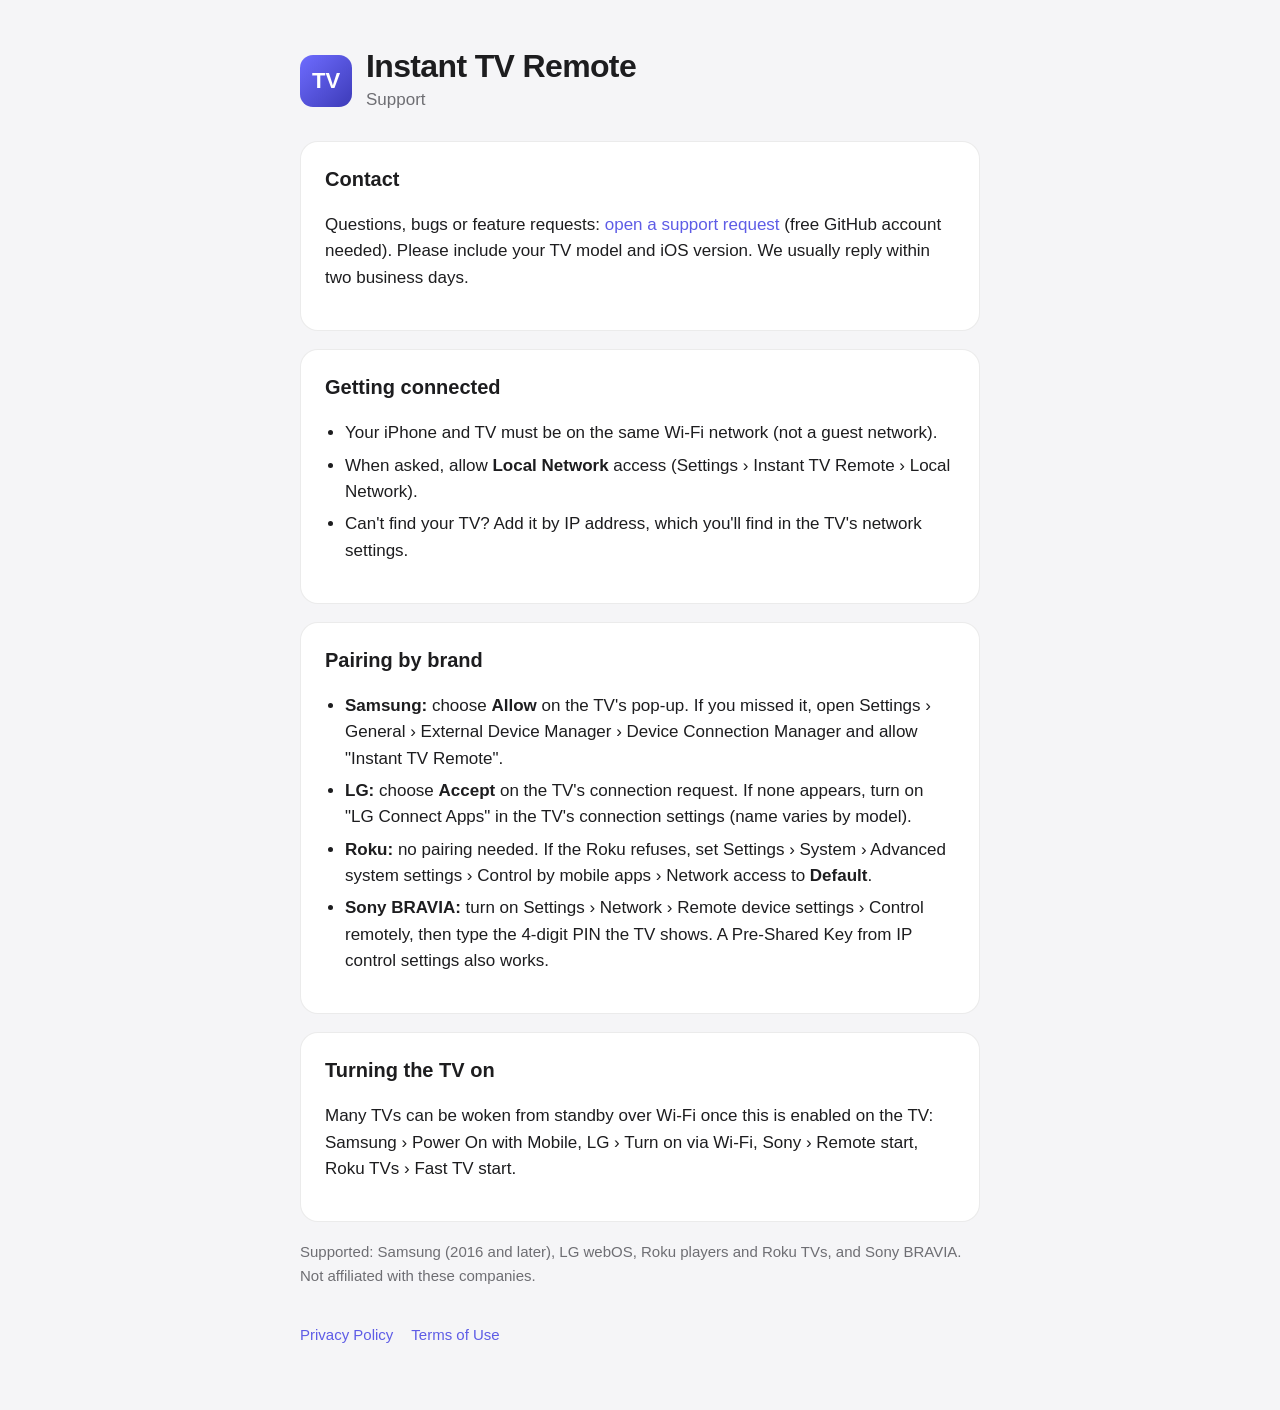
<file: index.html>
<!doctype html>
<html lang="en"><head><meta charset="utf-8"><meta name="viewport" content="width=device-width,initial-scale=1">
<title>Instant TV Remote Support</title><meta name="description" content="Help and support for Instant TV Remote, the fast iPhone remote for Samsung, LG, Roku and Sony smart TVs.">
<link rel="stylesheet" href="style.css"></head>
<body><main>
<header><div class="mark">TV</div><div><h1>Instant TV Remote</h1><p class="sub">Support</p></div></header>

<section class="card">
<h2 style="margin-top:0">Contact</h2>
<p>Questions, bugs or feature requests: <a href="https://github.com/SonaLabsLLC/instant-tv-remote/issues/new">open a support request</a> (free GitHub account needed). Please include your TV model and iOS version. We usually reply within two business days.</p>
</section>

<section class="card">
<h2 style="margin-top:0">Getting connected</h2>
<ul>
<li>Your iPhone and TV must be on the same Wi-Fi network (not a guest network).</li>
<li>When asked, allow <strong>Local Network</strong> access (Settings › Instant TV Remote › Local Network).</li>
<li>Can't find your TV? Add it by IP address, which you'll find in the TV's network settings.</li>
</ul>
</section>

<section class="card">
<h2 style="margin-top:0">Pairing by brand</h2>
<ul>
<li><strong>Samsung:</strong> choose <strong>Allow</strong> on the TV's pop-up. If you missed it, open Settings › General › External Device Manager › Device Connection Manager and allow "Instant TV Remote".</li>
<li><strong>LG:</strong> choose <strong>Accept</strong> on the TV's connection request. If none appears, turn on "LG Connect Apps" in the TV's connection settings (name varies by model).</li>
<li><strong>Roku:</strong> no pairing needed. If the Roku refuses, set Settings › System › Advanced system settings › Control by mobile apps › Network access to <strong>Default</strong>.</li>
<li><strong>Sony BRAVIA:</strong> turn on Settings › Network › Remote device settings › Control remotely, then type the 4-digit PIN the TV shows. A Pre-Shared Key from IP control settings also works.</li>
</ul>
</section>

<section class="card">
<h2 style="margin-top:0">Turning the TV on</h2>
<p>Many TVs can be woken from standby over Wi-Fi once this is enabled on the TV: Samsung › Power On with Mobile, LG › Turn on via Wi-Fi, Sony › Remote start, Roku TVs › Fast TV start.</p>
</section>

<p class="muted">Supported: Samsung (2016 and later), LG webOS, Roku players and Roku TVs, and Sony BRAVIA. Not affiliated with these companies.</p>
<nav><a href="privacy.html">Privacy Policy</a><a href="https://www.apple.com/legal/internet-services/itunes/dev/stdeula/">Terms of Use</a></nav>
</main></body></html>
</file>
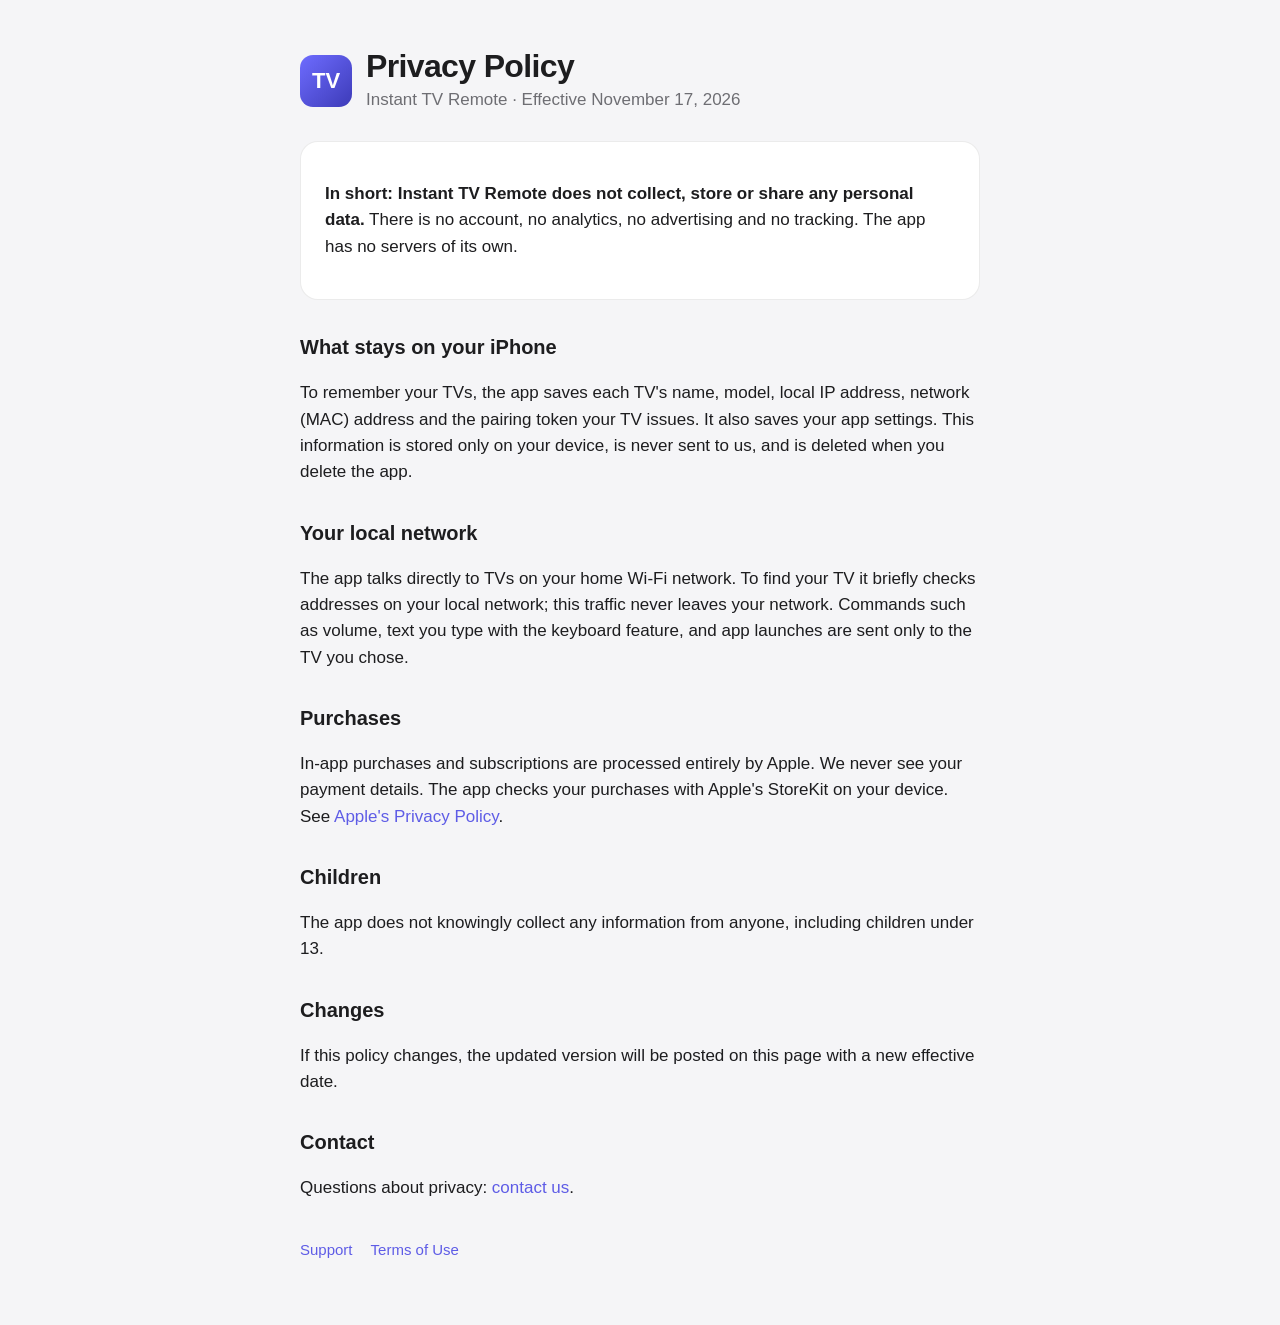
<file: privacy.html>
<!doctype html>
<html lang="en"><head><meta charset="utf-8"><meta name="viewport" content="width=device-width,initial-scale=1">
<title>Instant TV Remote Privacy</title><meta name="description" content="Privacy policy for Instant TV Remote.">
<link rel="stylesheet" href="style.css"></head>
<body><main>
<header><div class="mark">TV</div><div><h1>Privacy Policy</h1><p class="sub">Instant TV Remote · Effective November 17, 2026</p></div></header>

<section class="card">
<p><strong>In short: Instant TV Remote does not collect, store or share any personal data.</strong> There is no account, no analytics, no advertising and no tracking. The app has no servers of its own.</p>
</section>

<h2>What stays on your iPhone</h2>
<p>To remember your TVs, the app saves each TV's name, model, local IP address, network (MAC) address and the pairing token your TV issues. It also saves your app settings. This information is stored only on your device, is never sent to us, and is deleted when you delete the app.</p>

<h2>Your local network</h2>
<p>The app talks directly to TVs on your home Wi-Fi network. To find your TV it briefly checks addresses on your local network; this traffic never leaves your network. Commands such as volume, text you type with the keyboard feature, and app launches are sent only to the TV you chose.</p>

<h2>Purchases</h2>
<p>In-app purchases and subscriptions are processed entirely by Apple. We never see your payment details. The app checks your purchases with Apple's StoreKit on your device. See <a href="https://www.apple.com/legal/privacy/">Apple's Privacy Policy</a>.</p>

<h2>Children</h2>
<p>The app does not knowingly collect any information from anyone, including children under 13.</p>

<h2>Changes</h2>
<p>If this policy changes, the updated version will be posted on this page with a new effective date.</p>

<h2>Contact</h2>
<p>Questions about privacy: <a href="https://github.com/SonaLabsLLC/instant-tv-remote/issues/new">contact us</a>.</p>

<nav><a href="index.html">Support</a><a href="https://www.apple.com/legal/internet-services/itunes/dev/stdeula/">Terms of Use</a></nav>
</main></body></html>
</file>
<file: style.css>
:root{--bg:#f5f5f7;--card:#fff;--text:#1d1d1f;--muted:#6e6e73;--accent:#5e5ce6;--line:rgba(0,0,0,.08)}
@media (prefers-color-scheme:dark){:root{--bg:#000;--card:#1c1c1e;--text:#f5f5f7;--muted:#a1a1a6;--accent:#7d7aff;--line:rgba(255,255,255,.1)}}
*{box-sizing:border-box}body{margin:0;background:var(--bg);color:var(--text);font:17px/1.55 -apple-system,BlinkMacSystemFont,"SF Pro Text","Helvetica Neue",Arial,sans-serif;-webkit-font-smoothing:antialiased}
main{max-width:720px;margin:0 auto;padding:48px 20px 64px}
header{display:flex;align-items:center;gap:14px;margin-bottom:28px}
.mark{width:52px;height:52px;border-radius:13px;background:linear-gradient(135deg,#6e6cff,#3d3bb8);display:grid;place-items:center;color:#fff;font-weight:800;font-size:22px}
h1{font-size:32px;line-height:1.15;margin:0;letter-spacing:-.02em}h2{font-size:20px;margin:32px 0 8px}
.sub{color:var(--muted);margin:2px 0 0}
section.card{background:var(--card);border:1px solid var(--line);border-radius:18px;padding:22px 24px;margin:18px 0}
a{color:var(--accent);text-decoration:none}a:hover{text-decoration:underline}
nav{display:flex;gap:18px;flex-wrap:wrap;margin-top:36px;color:var(--muted);font-size:15px}
ul{padding-left:20px}li{margin:6px 0}.muted{color:var(--muted);font-size:15px}
</file>
